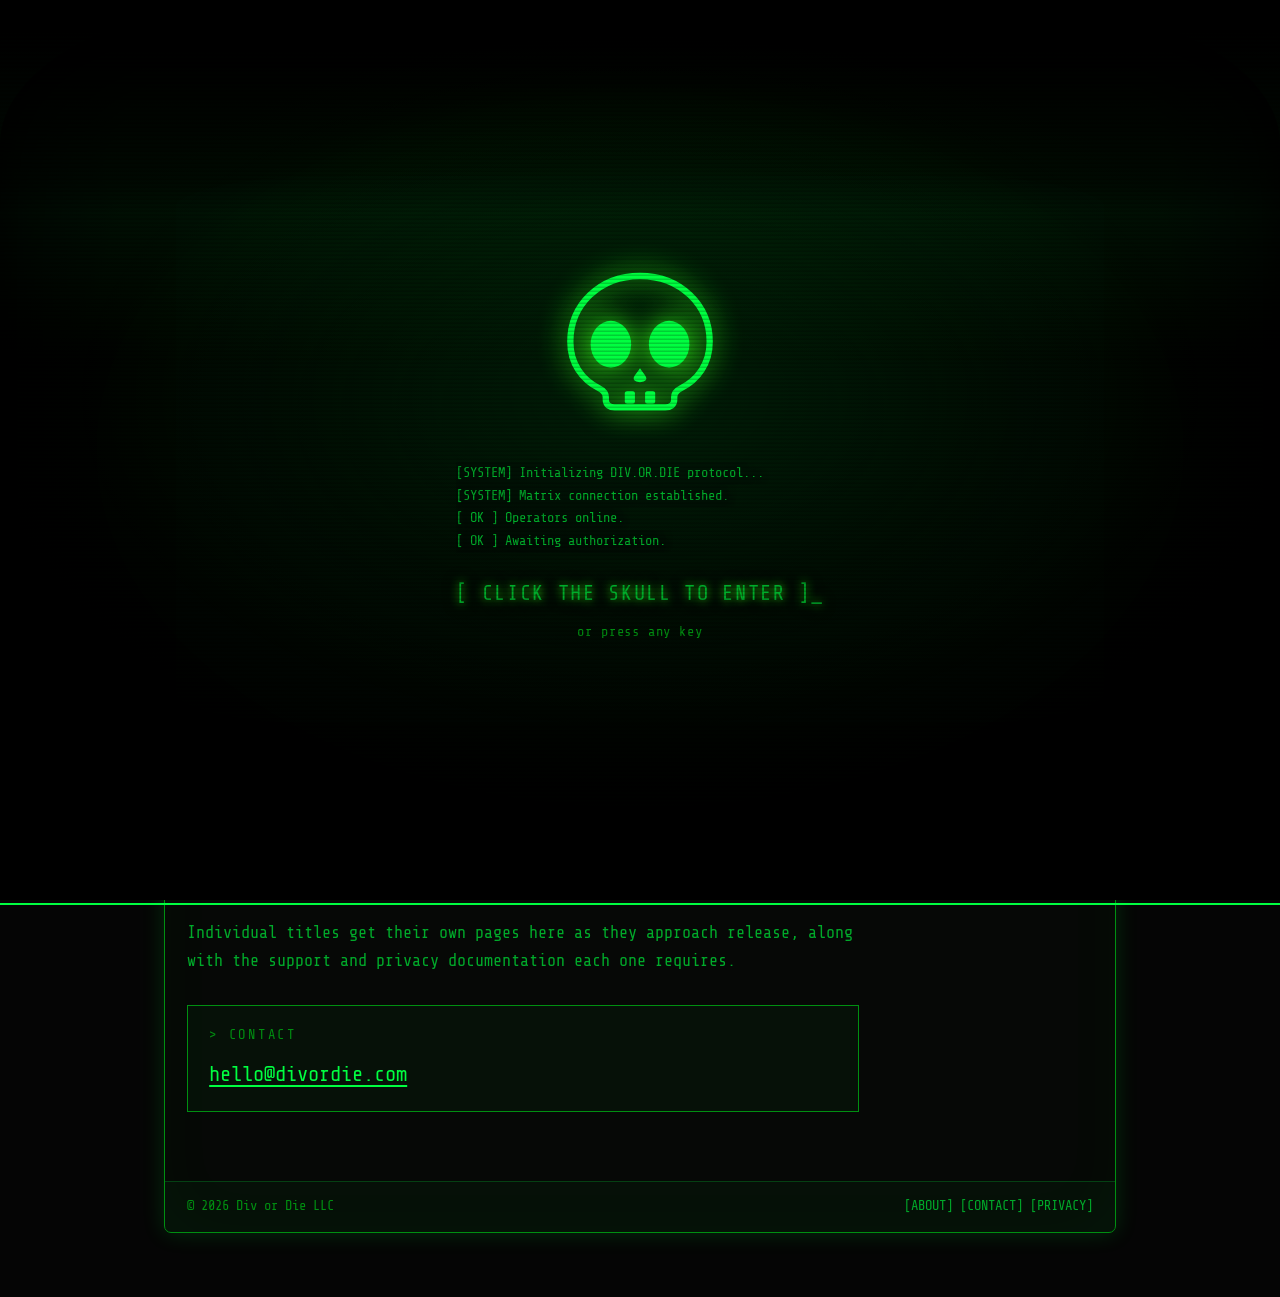
<file: index.html>
<!doctype html>
<html lang="en">
<head>
<meta charset="utf-8">
<meta name="viewport" content="width=device-width, initial-scale=1">
<title>DIV.OR.DIE // Game Studio</title>
<meta name="description" content="Div or Die LLC is an independent game studio building games for iOS, Steam, and PC.">
<link rel="canonical" href="https://divordie.com/">
<meta property="og:title" content="DIV.OR.DIE // Game Studio">
<meta property="og:description" content="An independent game studio building games for iOS, Steam, and PC.">
<meta property="og:type" content="website">
<meta property="og:url" content="https://divordie.com/">
<meta name="theme-color" content="#050505">
<link rel="preconnect" href="https://fonts.googleapis.com">
<link rel="preconnect" href="https://fonts.gstatic.com" crossorigin>
<link href="https://fonts.googleapis.com/css2?family=Share+Tech+Mono&display=swap" rel="stylesheet">
<link rel="stylesheet" href="/assets/style.css?v=9">
<link rel="icon" href="/assets/favicon.svg" type="image/svg+xml">
</head>
<body>
<a class="skip" href="#main">Skip to content</a>

<canvas id="rain" aria-hidden="true"></canvas>

<!-- Entry gate. Hidden by default so the page is usable without JS. -->
<div id="gate" hidden role="button" tabindex="0"
     aria-label="Enter the site">
  <div class="gate-inner">
    <img class="skull" src="/assets/skull.svg" alt="" aria-hidden="true">
    <div class="gate-boot" aria-hidden="true"></div>
    <p class="gate-prompt">[ CLICK THE SKULL TO ENTER ]<span class="blink">_</span></p>
    <p class="gate-hint">or press any key</p>
  </div>
</div>

<div class="crt-bloom" aria-hidden="true"></div>
<div class="crt-vignette" aria-hidden="true"></div>
<div class="crt-roll" aria-hidden="true"></div>
<div class="crt-scan" aria-hidden="true"></div>
<div class="crt-glass" aria-hidden="true"></div>

<div class="shell">
<div class="wrap">
  <div class="term">

    <div class="term-head">
      <span class="dots" aria-hidden="true"><i></i><i></i><i></i></span>
      <a class="term-title" href="/">DIV.OR.DIE // TERMINAL v1.0</a>
      <nav class="term-nav" aria-label="Primary">
        <a href="/about/">[ABOUT]</a>
        <a href="/contact/">[CONTACT]</a>
        <a href="/privacy/">[PRIVACY]</a>
      </nav>
    </div>

    <div class="term-body">
      <main id="main">

        <h1 class="hero-line">
          An independent game studio building games for iOS, Steam, and PC.
        </h1>

        <h2>What we're building</h2>

        <p>
          We work across several genres. Projects are at different stages, from
          prototypes to titles preparing for release.
        </p>

        <ul class="grid">
          <li class="tile">
            <span class="kicker">// mobile</span>
            <h3>Ambient simulation</h3>
            <p>
              Real-time animated environments, rendered on-device.
            </p>
          </li>
          <li class="tile">
            <span class="kicker">// desktop</span>
            <h3>Puzzle games</h3>
            <p>
              Grid and tile puzzles with small rule sets and long solve chains.
            </p>
          </li>
          <li class="tile">
            <span class="kicker">// pc + console</span>
            <h3>Arcade sports</h3>
            <p>
              Physics-driven arcade sports, built around ball handling and control.
            </p>
          </li>
          <li class="tile">
            <span class="kicker">// live</span>
            <h3>Interactive streaming</h3>
            <p>
              Games driven by live stream events, where the audience provides input.
            </p>
          </li>
        </ul>

        <h2>How we work</h2>

        <p>
          Design, code, and art are handled in-house. We work without a
          publisher.
        </p>

        <p>
          Our games store their data on the player's device and run without a
          network connection. They contain no advertising and no analytics or
          tracking software.
        </p>

        <p>
          Individual titles get their own pages here as they approach release,
          along with the support and privacy documentation each one requires.
        </p>

        <div class="card">
          <p class="eyebrow">&gt; contact</p>
          <p class="contact-line">
            <span class="mail" data-a="&#104;&#101;&#108;&#108;&#111;&#64;&#100;&#105;&#118;&#111;&#114;&#100;&#105;&#101;&#46;&#99;&#111;&#109;">&#104;&#101;&#108;&#108;&#111;&#64;&#100;&#105;&#118;&#111;&#114;&#100;&#105;&#101;&#46;&#99;&#111;&#109;</span>
          </p>
        </div>

      </main>
    </div>

    <div class="term-foot">
      <p>&copy; 2026 Div or Die LLC</p>
      <p>
        <a href="/about/">[ABOUT]</a>
        <a href="/contact/">[CONTACT]</a>
        <a href="/privacy/">[PRIVACY]</a>
      </p>
    </div>

  </div>
</div>
<div class="pagefoot"></div>
</div>

<script src="/assets/crt.js?v=9" defer></script>
</body>
</html>
</file>
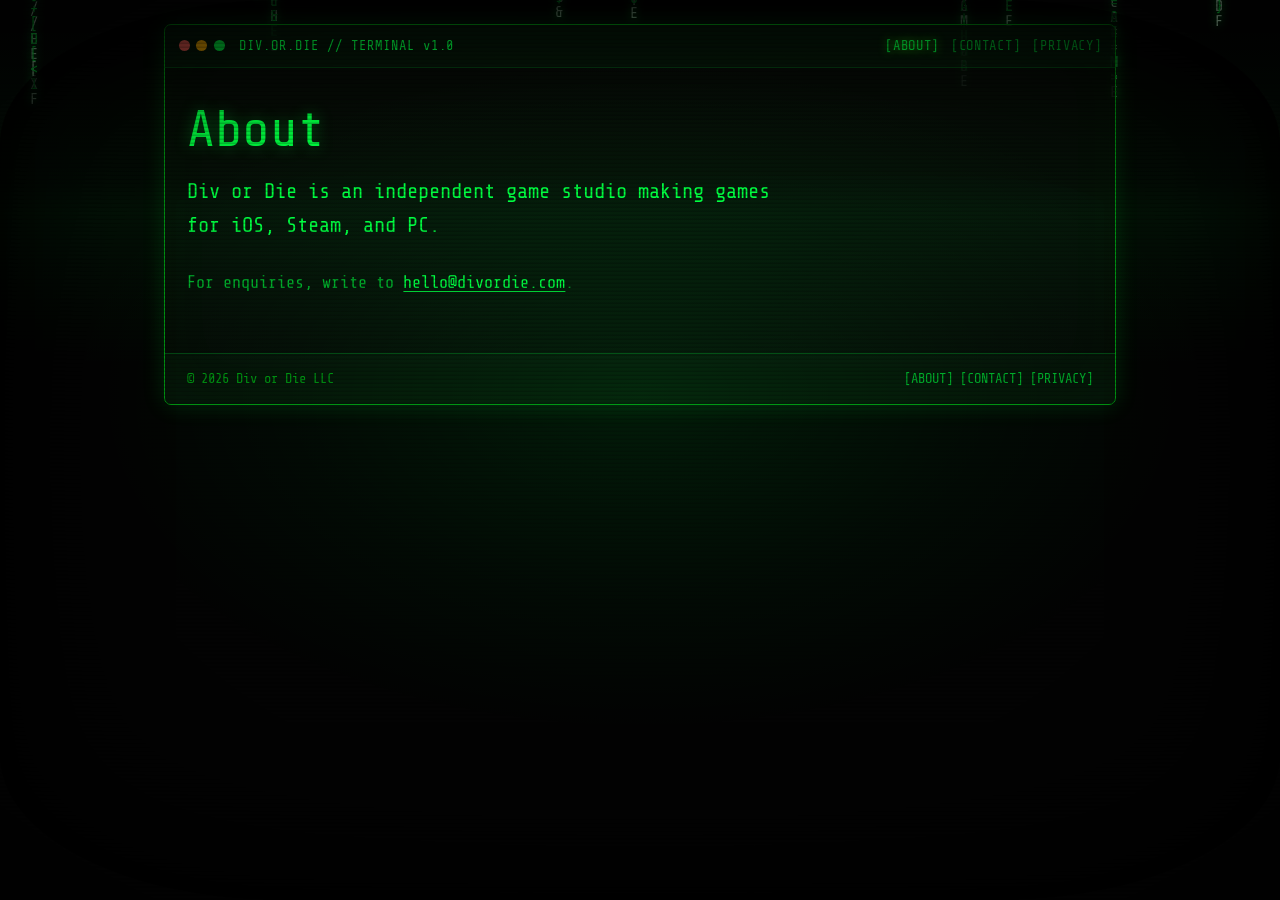
<file: about/index.html>
<!doctype html>
<html lang="en">
<head>
<meta charset="utf-8">
<meta name="viewport" content="width=device-width, initial-scale=1">
<title>About // DIV.OR.DIE</title>
<meta name="description" content="Div or Die LLC is an independent game studio building games for iOS, Steam, and PC.">
<link rel="canonical" href="https://divordie.com/about/">
<meta name="theme-color" content="#050505">
<link rel="preconnect" href="https://fonts.googleapis.com">
<link rel="preconnect" href="https://fonts.gstatic.com" crossorigin>
<link href="https://fonts.googleapis.com/css2?family=Share+Tech+Mono&display=swap" rel="stylesheet">
<link rel="stylesheet" href="/assets/style.css?v=9">
<link rel="icon" href="/assets/favicon.svg" type="image/svg+xml">
</head>
<body>
<a class="skip" href="#main">Skip to content</a>

<canvas id="rain" aria-hidden="true"></canvas>
<div class="crt-bloom" aria-hidden="true"></div>
<div class="crt-vignette" aria-hidden="true"></div>
<div class="crt-roll" aria-hidden="true"></div>
<div class="crt-scan" aria-hidden="true"></div>
<div class="crt-glass" aria-hidden="true"></div>

<div class="shell">
<div class="wrap">
  <div class="term">

    <div class="term-head">
      <span class="dots" aria-hidden="true"><i></i><i></i><i></i></span>
      <a class="term-title" href="/">DIV.OR.DIE // TERMINAL v1.0</a>
      <nav class="term-nav" aria-label="Primary">
        <a href="/about/" aria-current="page">[ABOUT]</a>
        <a href="/contact/">[CONTACT]</a>
        <a href="/privacy/">[PRIVACY]</a>
      </nav>
    </div>

    <div class="term-body">
      <main id="main">
    
    <h1>About</h1>

    <p class="lede">
    Div or Die is an independent game studio making games for iOS, Steam,
    and PC.
    </p>

    <p>
    For enquiries, write to <span class="mail" data-a="&#104;&#101;&#108;&#108;&#111;&#64;&#100;&#105;&#118;&#111;&#114;&#100;&#105;&#101;&#46;&#99;&#111;&#109;">&#104;&#101;&#108;&#108;&#111;&#64;&#100;&#105;&#118;&#111;&#114;&#100;&#105;&#101;&#46;&#99;&#111;&#109;</span>.
    </p>

      </main>
    </div>

    <div class="term-foot">
      <p>&copy; 2026 Div or Die LLC</p>
      <p>
        <a href="/about/">[ABOUT]</a>
        <a href="/contact/">[CONTACT]</a>
        <a href="/privacy/">[PRIVACY]</a>
      </p>
    </div>

  </div>
</div>
<div class="pagefoot"></div>
</div>

<script src="/assets/crt.js?v=9" defer></script>
</body>
</html>
</file>
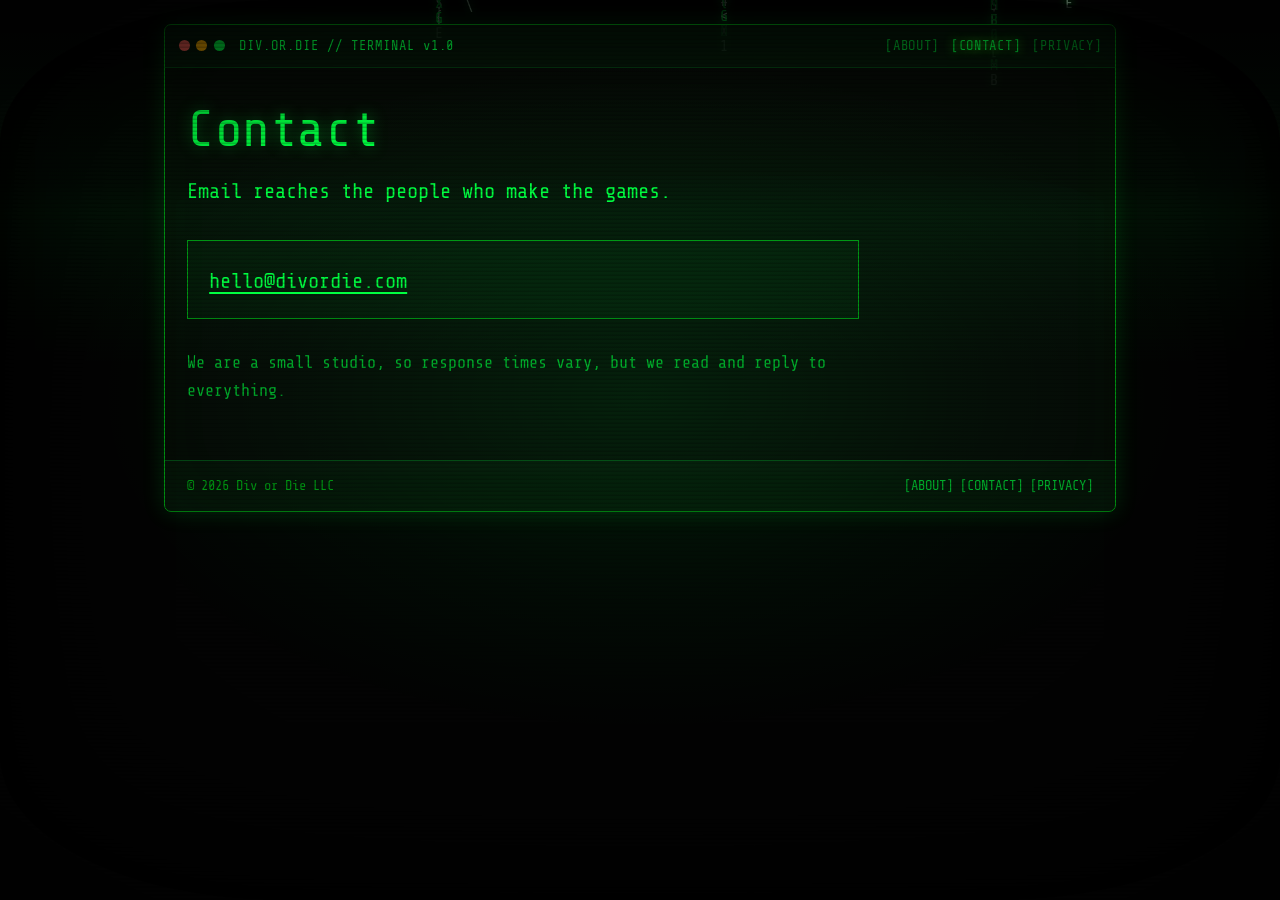
<file: contact/index.html>
<!doctype html>
<html lang="en">
<head>
<meta charset="utf-8">
<meta name="viewport" content="width=device-width, initial-scale=1">
<title>Contact // DIV.OR.DIE</title>
<meta name="description" content="Get in touch with Div or Die LLC — press, business, and player enquiries.">
<link rel="canonical" href="https://divordie.com/contact/">
<meta name="theme-color" content="#050505">
<link rel="preconnect" href="https://fonts.googleapis.com">
<link rel="preconnect" href="https://fonts.gstatic.com" crossorigin>
<link href="https://fonts.googleapis.com/css2?family=Share+Tech+Mono&display=swap" rel="stylesheet">
<link rel="stylesheet" href="/assets/style.css?v=9">
<link rel="icon" href="/assets/favicon.svg" type="image/svg+xml">
</head>
<body>
<a class="skip" href="#main">Skip to content</a>

<canvas id="rain" aria-hidden="true"></canvas>
<div class="crt-bloom" aria-hidden="true"></div>
<div class="crt-vignette" aria-hidden="true"></div>
<div class="crt-roll" aria-hidden="true"></div>
<div class="crt-scan" aria-hidden="true"></div>
<div class="crt-glass" aria-hidden="true"></div>

<div class="shell">
<div class="wrap">
  <div class="term">

    <div class="term-head">
      <span class="dots" aria-hidden="true"><i></i><i></i><i></i></span>
      <a class="term-title" href="/">DIV.OR.DIE // TERMINAL v1.0</a>
      <nav class="term-nav" aria-label="Primary">
        <a href="/about/">[ABOUT]</a>
        <a href="/contact/" aria-current="page">[CONTACT]</a>
        <a href="/privacy/">[PRIVACY]</a>
      </nav>
    </div>

    <div class="term-body">
      <main id="main">
    
    <h1>Contact</h1>

    <p class="lede">
    Email reaches the people who make the games.
    </p>

    <div class="card">
    <p class="contact-line">
      <span class="mail" data-a="&#104;&#101;&#108;&#108;&#111;&#64;&#100;&#105;&#118;&#111;&#114;&#100;&#105;&#101;&#46;&#99;&#111;&#109;">&#104;&#101;&#108;&#108;&#111;&#64;&#100;&#105;&#118;&#111;&#114;&#100;&#105;&#101;&#46;&#99;&#111;&#109;</span>
    </p>
    </div>

    <p>
    We are a small studio, so response times vary, but we read and reply to
    everything.
    </p>

      </main>
    </div>

    <div class="term-foot">
      <p>&copy; 2026 Div or Die LLC</p>
      <p>
        <a href="/about/">[ABOUT]</a>
        <a href="/contact/">[CONTACT]</a>
        <a href="/privacy/">[PRIVACY]</a>
      </p>
    </div>

  </div>
</div>
<div class="pagefoot"></div>
</div>

<script src="/assets/crt.js?v=9" defer></script>
</body>
</html>
</file>
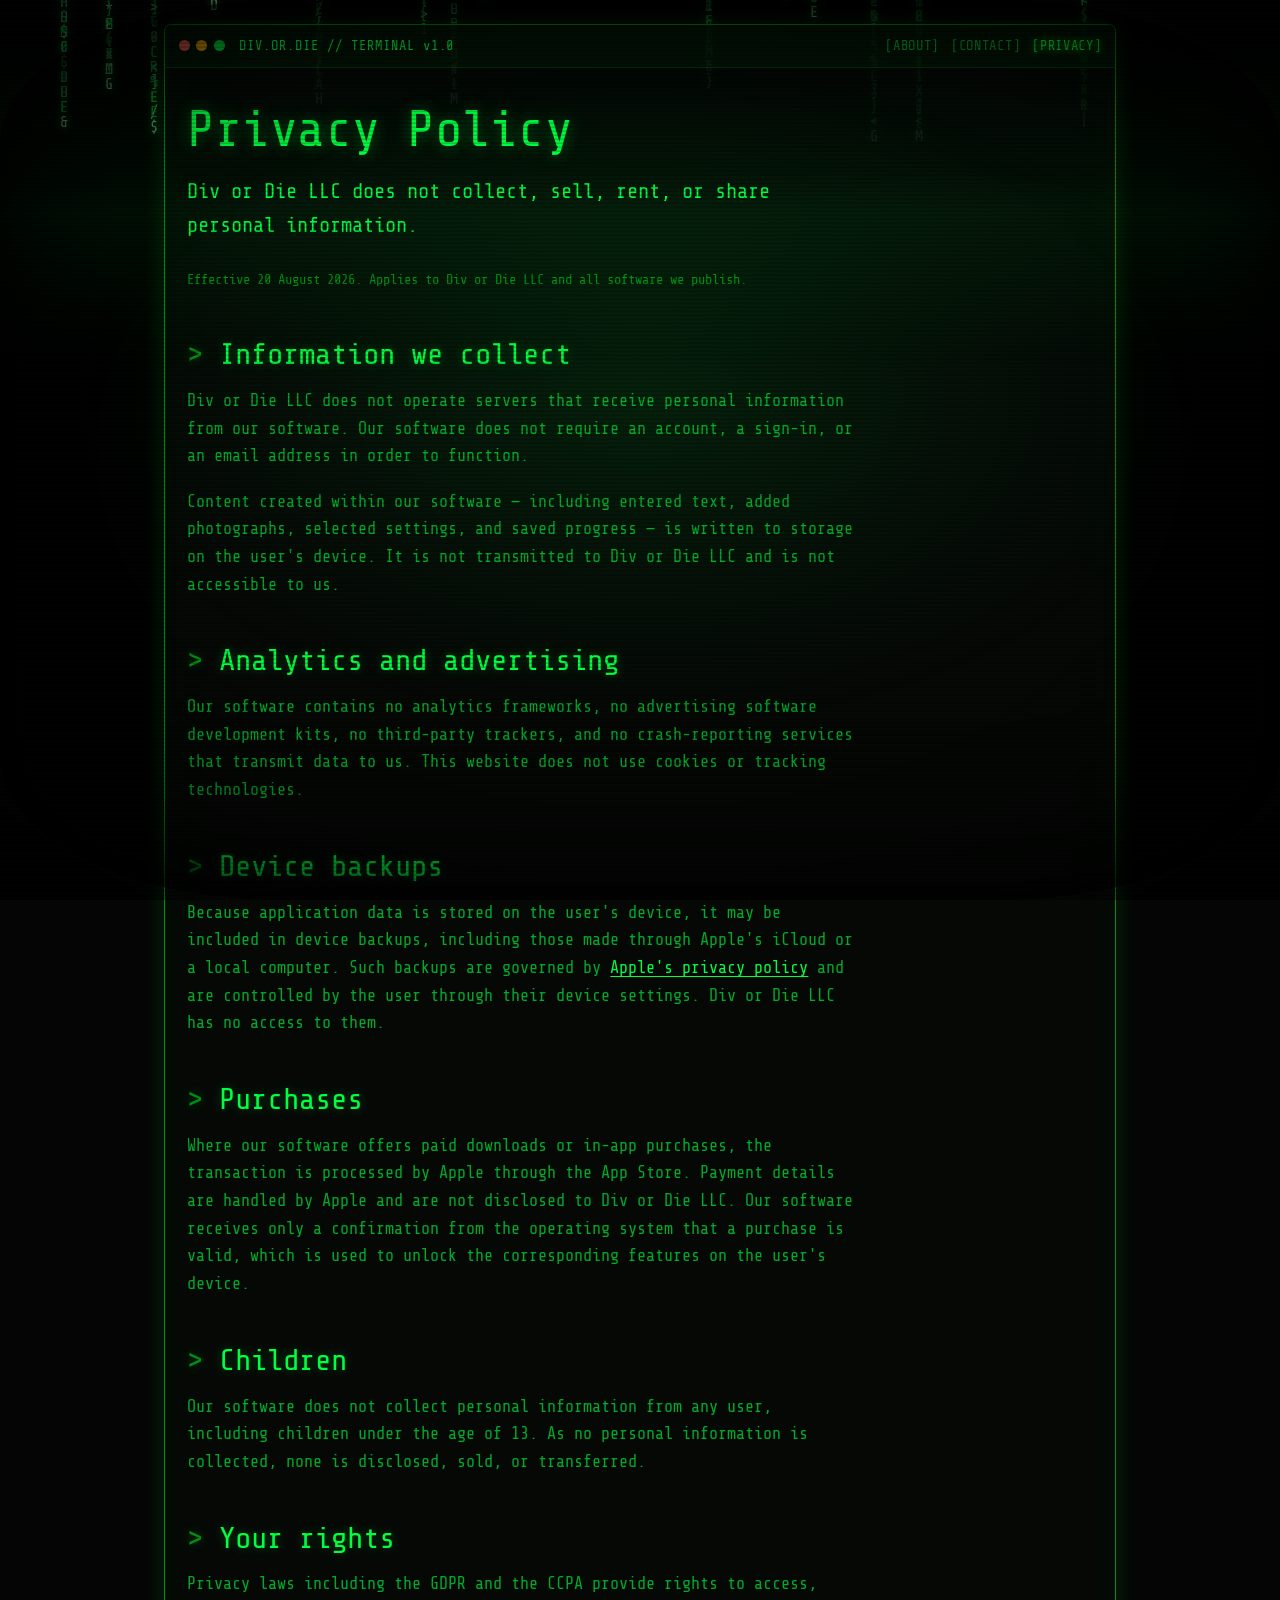
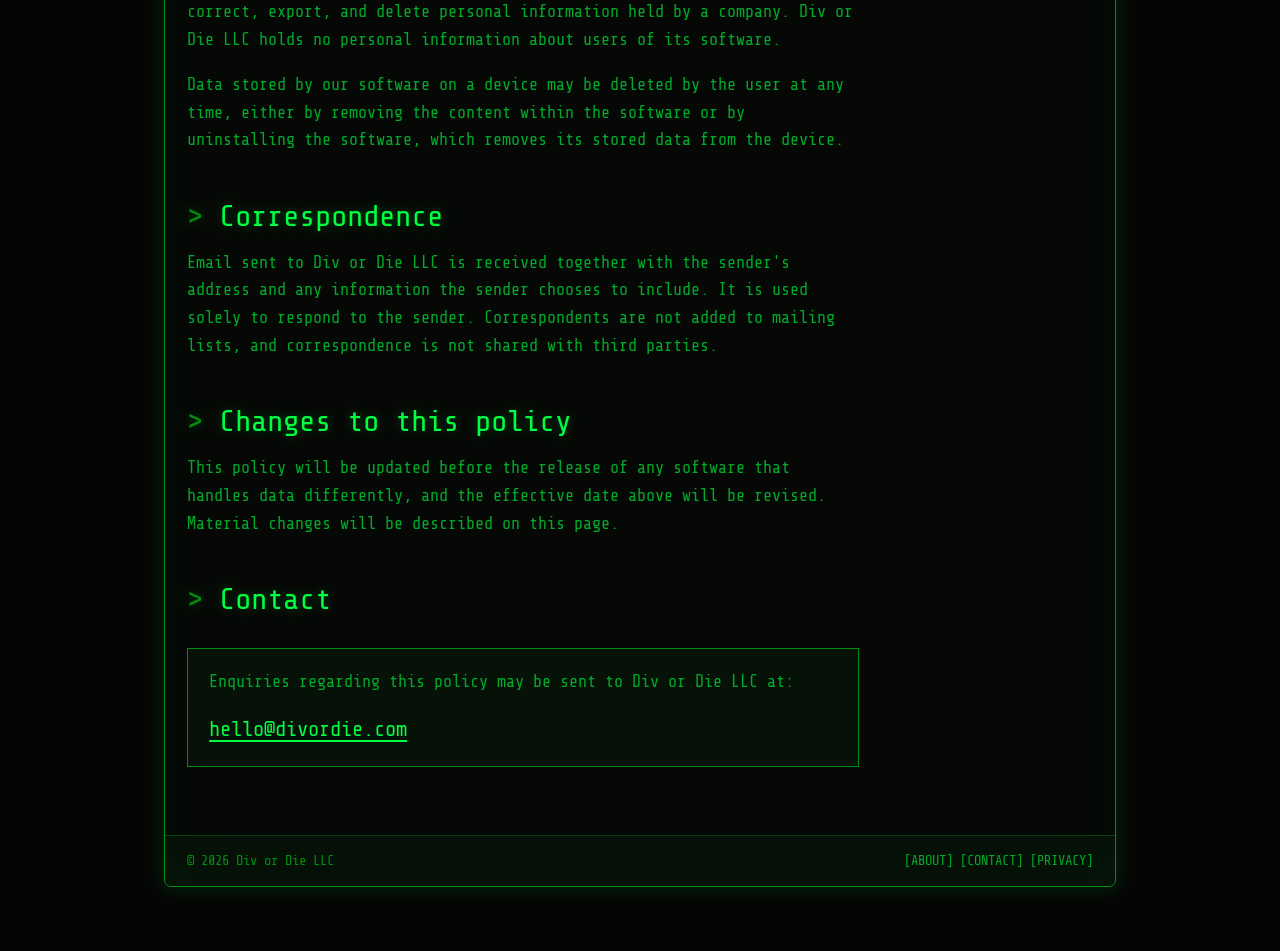
<file: privacy/index.html>
<!doctype html>
<html lang="en">
<head>
<meta charset="utf-8">
<meta name="viewport" content="width=device-width, initial-scale=1">
<title>Privacy Policy // DIV.OR.DIE</title>
<meta name="description" content="Privacy policy for Div or Die LLC. Our games store your data on your device and do not collect personal information.">
<link rel="canonical" href="https://divordie.com/privacy/">
<meta name="theme-color" content="#050505">
<link rel="preconnect" href="https://fonts.googleapis.com">
<link rel="preconnect" href="https://fonts.gstatic.com" crossorigin>
<link href="https://fonts.googleapis.com/css2?family=Share+Tech+Mono&display=swap" rel="stylesheet">
<link rel="stylesheet" href="/assets/style.css?v=9">
<link rel="icon" href="/assets/favicon.svg" type="image/svg+xml">
</head>
<body>
<a class="skip" href="#main">Skip to content</a>

<canvas id="rain" aria-hidden="true"></canvas>
<div class="crt-bloom" aria-hidden="true"></div>
<div class="crt-vignette" aria-hidden="true"></div>
<div class="crt-roll" aria-hidden="true"></div>
<div class="crt-scan" aria-hidden="true"></div>
<div class="crt-glass" aria-hidden="true"></div>

<div class="shell">
<div class="wrap">
  <div class="term">

    <div class="term-head">
      <span class="dots" aria-hidden="true"><i></i><i></i><i></i></span>
      <a class="term-title" href="/">DIV.OR.DIE // TERMINAL v1.0</a>
      <nav class="term-nav" aria-label="Primary">
        <a href="/about/">[ABOUT]</a>
        <a href="/contact/">[CONTACT]</a>
        <a href="/privacy/" aria-current="page">[PRIVACY]</a>
      </nav>
    </div>

    <div class="term-body">
      <main id="main">
    
    <h1>Privacy Policy</h1>

    <p class="lede">
      Div or Die LLC does not collect, sell, rent, or share personal information.
    </p>

    <p class="meta">Effective 20 August 2026. Applies to Div or Die LLC and all software we publish.</p>

    <h2>Information we collect</h2>

    <p>
    Div or Die LLC does not operate servers that receive personal information from
    our software. Our software does not require an account, a sign-in, or an email
    address in order to function.
    </p>

    <p>
    Content created within our software &mdash; including entered text, added
    photographs, selected settings, and saved progress &mdash; is written to storage
    on the user's device. It is not transmitted to Div or Die LLC and is not
    accessible to us.
    </p>

    <h2>Analytics and advertising</h2>

    <p>
    Our software contains no analytics frameworks, no advertising software
    development kits, no third-party trackers, and no crash-reporting services that
    transmit data to us. This website does not use cookies or tracking technologies.
    </p>

    <h2>Device backups</h2>

    <p>
    Because application data is stored on the user's device, it may be included in
    device backups, including those made through Apple's iCloud or a local computer.
    Such backups are governed by
    <a href="https://www.apple.com/legal/privacy/" rel="noopener">Apple's privacy policy</a>
    and are controlled by the user through their device settings. Div or Die LLC has
    no access to them.
    </p>

    <h2>Purchases</h2>

    <p>
    Where our software offers paid downloads or in-app purchases, the transaction is
    processed by Apple through the App Store. Payment details are handled by Apple
    and are not disclosed to Div or Die LLC. Our software receives only a
    confirmation from the operating system that a purchase is valid, which is used to
    unlock the corresponding features on the user's device.
    </p>

    <h2>Children</h2>

    <p>
    Our software does not collect personal information from any user, including
    children under the age of 13. As no personal information is collected, none is
    disclosed, sold, or transferred.
    </p>

    <h2>Your rights</h2>

    <p>
    Privacy laws including the GDPR and the CCPA provide rights to access, correct,
    export, and delete personal information held by a company. Div or Die LLC holds
    no personal information about users of its software.
    </p>

    <p>
    Data stored by our software on a device may be deleted by the user at any time,
    either by removing the content within the software or by uninstalling the
    software, which removes its stored data from the device.
    </p>

    <h2>Correspondence</h2>

    <p>
    Email sent to Div or Die LLC is received together with the sender's address and
    any information the sender chooses to include. It is used solely to respond to
    the sender. Correspondents are not added to mailing lists, and correspondence is
    not shared with third parties.
    </p>

    <h2>Changes to this policy</h2>

    <p>
    This policy will be updated before the release of any software that handles data
    differently, and the effective date above will be revised. Material changes will
    be described on this page.
    </p>

    <h2>Contact</h2>

    <div class="card">
      <p>
        Enquiries regarding this policy may be sent to Div or Die LLC at:
      </p>
      <p class="contact-line">
        <span class="mail" data-a="&#104;&#101;&#108;&#108;&#111;&#64;&#100;&#105;&#118;&#111;&#114;&#100;&#105;&#101;&#46;&#99;&#111;&#109;">&#104;&#101;&#108;&#108;&#111;&#64;&#100;&#105;&#118;&#111;&#114;&#100;&#105;&#101;&#46;&#99;&#111;&#109;</span>
      </p>
    </div>

      </main>
    </div>

    <div class="term-foot">
      <p>&copy; 2026 Div or Die LLC</p>
      <p>
        <a href="/about/">[ABOUT]</a>
        <a href="/contact/">[CONTACT]</a>
        <a href="/privacy/">[PRIVACY]</a>
      </p>
    </div>

  </div>
</div>
<div class="pagefoot"></div>
</div>

<script src="/assets/crt.js?v=9" defer></script>
</body>
</html>
</file>
<file: assets/style.css>
/* Div or Die LLC — divordie.com — terminal edition */

:root {
  --green: #00ff41;
  --green-dim: #008f11;
  --green-glow: #39ff14;
  --green-mid: #00aa2a;
  --magenta: #ff00ff;
  --amber: #ffb000;
  --dark: #0d0d0d;
  --darker: #050505;
  --panel: rgba(8, 10, 8, 0.86);
  --rule: #00ff4133;

  --mono: "Share Tech Mono", ui-monospace, SFMono-Regular, Menlo, Consolas, monospace;

  --step--1: clamp(0.78rem, 0.75rem + 0.14vw, 0.86rem);
  --step-0: clamp(0.95rem, 0.92rem + 0.16vw, 1.05rem);
  --step-1: clamp(1.1rem, 1.03rem + 0.34vw, 1.32rem);
  --step-2: clamp(1.4rem, 1.22rem + 0.85vw, 1.95rem);
  --step-3: clamp(1.9rem, 1.45rem + 2.2vw, 3.4rem);

  --maxw: 62rem;
  --readw: 42rem;
}

*, *::before, *::after { box-sizing: border-box; }

html { -webkit-text-size-adjust: 100%; }

body {
  margin: 0;
  background: var(--darker);
  color: var(--green);
  font-family: var(--mono);
  font-size: var(--step-0);
  line-height: 1.65;
  overflow-x: hidden;
}

/* ---------------- CRT layers ---------------- */

#rain {
  position: fixed;
  inset: 0;
  z-index: 0;
  pointer-events: none;
  opacity: 0.55;
}

/* While the gate is up the rain rides above its backdrop, but stays
   behind the skull and prompt, and is knocked back so they read clearly. */
body.gated #rain { z-index: 1; opacity: 0.45; }

.crt-scan,
.crt-vignette {
  position: fixed;
  inset: 0;
  pointer-events: none;
  z-index: 2;
}

.crt-scan {
  background: repeating-linear-gradient(
    180deg,
    rgba(0, 0, 0, 0) 0px,
    rgba(0, 0, 0, 0) 2px,
    rgba(0, 0, 0, 0.34) 3px,
    rgba(0, 0, 0, 0.34) 4px
  );
  opacity: 0.55;
  z-index: 6;
}

/* rolling refresh band */
.crt-roll {
  position: fixed;
  left: 0; right: 0;
  height: 38vh;
  z-index: 5;
  pointer-events: none;
  background: linear-gradient(
    180deg,
    rgba(0, 255, 65, 0) 0%,
    rgba(0, 255, 65, 0.035) 45%,
    rgba(0, 255, 65, 0.06) 55%,
    rgba(0, 255, 65, 0) 100%
  );
  animation: roll 7.5s linear infinite;
}

@keyframes roll {
  0%   { transform: translateY(-40vh); }
  100% { transform: translateY(115vh); }
}

/* glass curvature + edge falloff */
.crt-glass {
  position: fixed;
  inset: 0;
  z-index: 7;
  pointer-events: none;
  border-radius: 22% / 16%;
  box-shadow:
    inset 0 0 9vw 3vw rgba(0, 0, 0, 0.72),
    inset 0 0 2vw 0.5vw rgba(0, 0, 0, 0.45);
}

/* phosphor bloom in the middle of the tube */
.crt-bloom {
  position: fixed;
  inset: 0;
  z-index: 3;
  pointer-events: none;
  background: radial-gradient(ellipse 62% 52% at 50% 44%,
    rgba(0, 255, 65, 0.10) 0%,
    rgba(0, 255, 65, 0.03) 45%,
    transparent 72%);
}

.crt-vignette {
  z-index: 4;
  background: radial-gradient(ellipse 92% 86% at 50% 50%, transparent 46%, rgba(0, 0, 0, 0.72) 100%);
}

@keyframes flicker {
  0%, 96%, 100% { opacity: 0.5; }
  97% { opacity: 0.38; }
  98% { opacity: 0.56; }
}

.crt-scan { animation: flicker 7s infinite steps(1); }

/* ---------------- gate ---------------- */

#gate {
  position: fixed;
  inset: 0;
  z-index: 2;
  /* Opaque base hides the page beneath; the tinted layer above it keeps
     the rain reading as if it is behind glass. */
  background:
    radial-gradient(ellipse 40% 34% at 50% 46%,
      rgba(0, 0, 0, 0.72) 0%, rgba(0, 0, 0, 0.38) 60%, rgba(0, 0, 0, 0) 100%),
    radial-gradient(ellipse 58% 48% at 50% 46%,
      rgba(0, 26, 6, 0.55) 0%, rgba(0, 8, 2, 0.88) 58%, rgba(0, 0, 0, 0.97) 100%),
    #000;
  display: grid;
  place-items: center;
  cursor: pointer;
  text-align: center;
  padding: 1.5rem;
}

#gate[hidden] { display: none; }

.gate-inner {
  max-width: 30rem;
  position: relative;
  z-index: 2;
}

.skull {
  width: min(46vw, 190px);
  height: auto;
  display: block;
  margin: 0 auto 1.75rem;
  filter: drop-shadow(0 0 14px var(--green-glow));
  animation: pulse 2.6s ease-in-out infinite;
}

@keyframes pulse {
  0%, 100% { opacity: 0.72; filter: drop-shadow(0 0 8px var(--green-dim)); }
  50%      { opacity: 1;    filter: drop-shadow(0 0 20px var(--green-glow)); }
}

#gate:hover .skull, #gate:focus-visible .skull {
  animation-duration: 0.9s;
}

.gate-boot {
  text-shadow: 0 0 6px #000, 0 0 14px #000;
  font-size: var(--step--1);
  color: var(--green-mid);
  text-align: left;
  margin: 0 auto 1.5rem;
  max-width: 24rem;
  min-height: 5.4em;
}

.gate-boot div { white-space: nowrap; overflow: hidden; }

.gate-prompt {
  font-size: var(--step-1);
  letter-spacing: 0.08em;
  text-shadow: 0 0 10px var(--green-glow), 0 0 16px #000, 0 0 4px #000;
  margin: 0;
}

.gate-hint {
  font-size: var(--step--1);
  color: var(--green-dim);
  margin: 0.6rem 0 0;
  letter-spacing: 0.06em;
}

.blink { animation: blink 1.05s steps(1) infinite; }
@keyframes blink { 0%, 49% { opacity: 1; } 50%, 100% { opacity: 0; } }

/* ---------------- shell ---------------- */

.shell { position: relative; z-index: 1; }

.wrap { max-width: var(--maxw); margin-inline: auto; padding: 0 1.25rem; }

.term {
  margin: 1.5rem auto 0;
  background: var(--panel);
  border: 1px solid var(--green-dim);
  border-radius: 7px;
  box-shadow: 0 0 22px rgba(0, 255, 65, 0.16), inset 0 0 70px rgba(0, 255, 65, 0.028);
  overflow: hidden;
}

.term-head {
  display: flex;
  align-items: center;
  gap: 0.9rem;
  padding: 0.6rem 0.85rem;
  background: rgba(0, 255, 65, 0.05);
  border-bottom: 1px solid var(--rule);
  font-size: var(--step--1);
  flex-wrap: wrap;
}

.dots { display: flex; gap: 0.42rem; flex: none; }
.dots i {
  width: 11px; height: 11px; border-radius: 50%;
  display: block; opacity: 0.8;
}
.dots i:nth-child(1) { background: #ff5f57; }
.dots i:nth-child(2) { background: var(--amber); }
.dots i:nth-child(3) { background: var(--green); }

.term-title {
  color: var(--green);
  letter-spacing: 0.07em;
  text-decoration: none;
  white-space: nowrap;
}
.term-title:hover { text-shadow: 0 0 9px var(--green-glow); }

.term-nav {
  margin-left: auto;
  display: flex;
  gap: 0.75rem;
  flex-wrap: wrap;
}

.term-nav a {
  color: var(--green-mid);
  text-decoration: none;
  letter-spacing: 0.05em;
}
.term-nav a:hover,
.term-nav a[aria-current="page"] {
  color: var(--green);
  text-shadow: 0 0 9px var(--green-glow);
}

.term-body { padding: 2.2rem 1.4rem 2.4rem; }

/* ---------------- console lines ---------------- */

.console {
  font-size: var(--step--1);
  color: var(--green-mid);
  margin: 0 0 1.75rem;
  border-left: 2px solid var(--rule);
  padding-left: 0.85rem;
}
.console p { margin: 0 0 0.18rem; max-width: none; }
.console .sys { color: var(--green-dim); }
.console .ok { color: var(--green); }
.console .warn { color: var(--amber); }

/* ---------------- type ---------------- */

h1 {
  font-size: var(--step-3);
  line-height: 1.06;
  letter-spacing: -0.01em;
  font-weight: 400;
  margin: 0 0 1.1rem;
  text-shadow: 0 0 16px rgba(0, 255, 65, 0.4);
}

h1 .mag { color: var(--magenta); text-shadow: 0 0 16px rgba(255, 0, 255, 0.5); }

/* Home hero: the studio statement reads as a sentence, not a banner,
   and gets clear space before the body sections begin. */
h1.hero-line {
  font-size: var(--step-1);
  line-height: 1.5;
  max-width: 40rem;
  color: var(--green);
  text-shadow: 0 0 12px rgba(0, 255, 65, 0.28);
  margin: 0.5rem 0 0;
  padding-bottom: 2.6rem;
  border-bottom: 1px solid var(--rule);
}

h1.hero-line + h2 { margin-top: 2.6rem; }

h2 {
  font-size: var(--step-2);
  line-height: 1.2;
  font-weight: 400;
  margin: 2.75rem 0 0.9rem;
  color: var(--green);
  text-shadow: 0 0 11px rgba(0, 255, 65, 0.3);
}
h2::before { content: "> "; color: var(--green-dim); }

h3 {
  font-size: var(--step-1);
  font-weight: 400;
  margin: 1.75rem 0 0.5rem;
  color: var(--green);
}

p { margin: 0 0 1.1rem; max-width: var(--readw); color: var(--green-mid); }

.lede {
  font-size: var(--step-1);
  color: var(--green);
  max-width: 38rem;
  margin-bottom: 1.6rem;
}

a { color: var(--green); text-underline-offset: 0.2em; }
a:hover { color: var(--green-glow); text-shadow: 0 0 9px var(--green-glow); }

strong { color: var(--green); font-weight: 400; }

ul { padding-left: 0; margin: 0 0 1.15rem; max-width: var(--readw); list-style: none; }
li { margin-bottom: 0.42rem; color: var(--green-mid); }
.term-body main ul:not(.grid) > li::before,
ul.dashed > li::before { content: "- "; color: var(--green-dim); }

.eyebrow {
  font-size: var(--step--1);
  letter-spacing: 0.2em;
  text-transform: uppercase;
  color: var(--green-dim);
  margin: 0 0 0.7rem;
}

.meta { font-size: var(--step--1); color: var(--green-dim); }


hr { border: 0; border-top: 1px dashed var(--rule); margin: 2.5rem 0; }

/* ---------------- tiles ---------------- */

.grid {
  display: grid;
  grid-template-columns: repeat(auto-fit, minmax(15.5rem, 1fr));
  gap: 0.85rem;
  margin: 1.5rem 0 0;
  padding: 0;
  list-style: none;
  max-width: none;
}

.tile {
  border: 1px solid var(--rule);
  background: rgba(0, 255, 65, 0.022);
  padding: 1.05rem 1.1rem 1.2rem;
  margin: 0;
  position: relative;
}
.tile::before { content: none; }

.tile:hover {
  border-color: var(--green-dim);
  background: rgba(0, 255, 65, 0.05);
}

.tile .kicker {
  display: block;
  font-size: 0.72rem;
  letter-spacing: 0.14em;
  text-transform: uppercase;
  color: var(--green-dim);
  margin-bottom: 0.4rem;
}

.tile h3 { margin: 0 0 0.35rem; font-size: 1.02rem; }
.tile p { margin: 0; font-size: var(--step--1); line-height: 1.55; max-width: none; }
.tile:nth-child(4n+2) .kicker { color: var(--magenta); }
.tile:nth-child(4n+3) .kicker { color: var(--amber); }

/* ---------------- card ---------------- */

.card {
  border: 1px solid var(--green-dim);
  background: rgba(0, 255, 65, 0.035);
  padding: 1.15rem 1.3rem;
  margin: 1.9rem 0;
  max-width: var(--readw);
}
.card :last-child { margin-bottom: 0; }

.contact-line {
  font-size: var(--step-1);
  margin: 0.35rem 0 0;
  word-break: break-word;
  color: var(--green);
}

dl.facts { margin: 0; }
dl.facts dt {
  font-size: 0.74rem;
  letter-spacing: 0.14em;
  text-transform: uppercase;
  color: var(--green-dim);
  margin-top: 0.95rem;
}
dl.facts dt:first-child { margin-top: 0; }
dl.facts dd { margin: 0.15rem 0 0; color: var(--green-mid); }

/* ---------------- footer ---------------- */

.term-foot {
  border-top: 1px solid var(--rule);
  padding: 0.85rem 1.4rem;
  background: rgba(0, 255, 65, 0.03);
  font-size: var(--step--1);
  color: var(--green-dim);
  display: flex;
  flex-wrap: wrap;
  gap: 0.4rem 1.4rem;
  justify-content: space-between;
}
.term-foot p { margin: 0; max-width: none; color: var(--green-dim); }
.term-foot a { color: var(--green-mid); text-decoration: none; }
.term-foot a:hover { color: var(--green); }

.pagefoot { padding: 1.5rem 0 2.5rem; }

/* ---------------- a11y ---------------- */

.skip {
  position: absolute; left: -9999px; top: 0;
  background: var(--green); color: var(--darker);
  padding: 0.55rem 1rem; z-index: 99;
}
.skip:focus { left: 0; }

:focus-visible { outline: 2px solid var(--green); outline-offset: 3px; }
h1[tabindex="-1"]:focus, h1[tabindex="-1"]:focus-visible { outline: none; }

.vh {
  position: absolute; width: 1px; height: 1px;
  padding: 0; margin: -1px; overflow: hidden;
  clip: rect(0 0 0 0); white-space: nowrap; border: 0;
}

@media (prefers-reduced-motion: reduce) {
  #gate { display: none !important; }
  #rain { display: none; }
  .crt-roll { display: none; }
  .crt-scan { animation: none; opacity: 0.28; }
  .skull { animation: none; }
  .blink { animation: none; }
  *, *::before, *::after { animation-duration: 0.01ms !important; transition-duration: 0.01ms !important; }
}

@media (max-width: 34rem) {
  .term-head { gap: 0.5rem; }
  .term-nav { width: 100%; margin-left: 0; }
  .term-body { padding: 1.25rem 1rem 1.75rem; }
}
</file>
